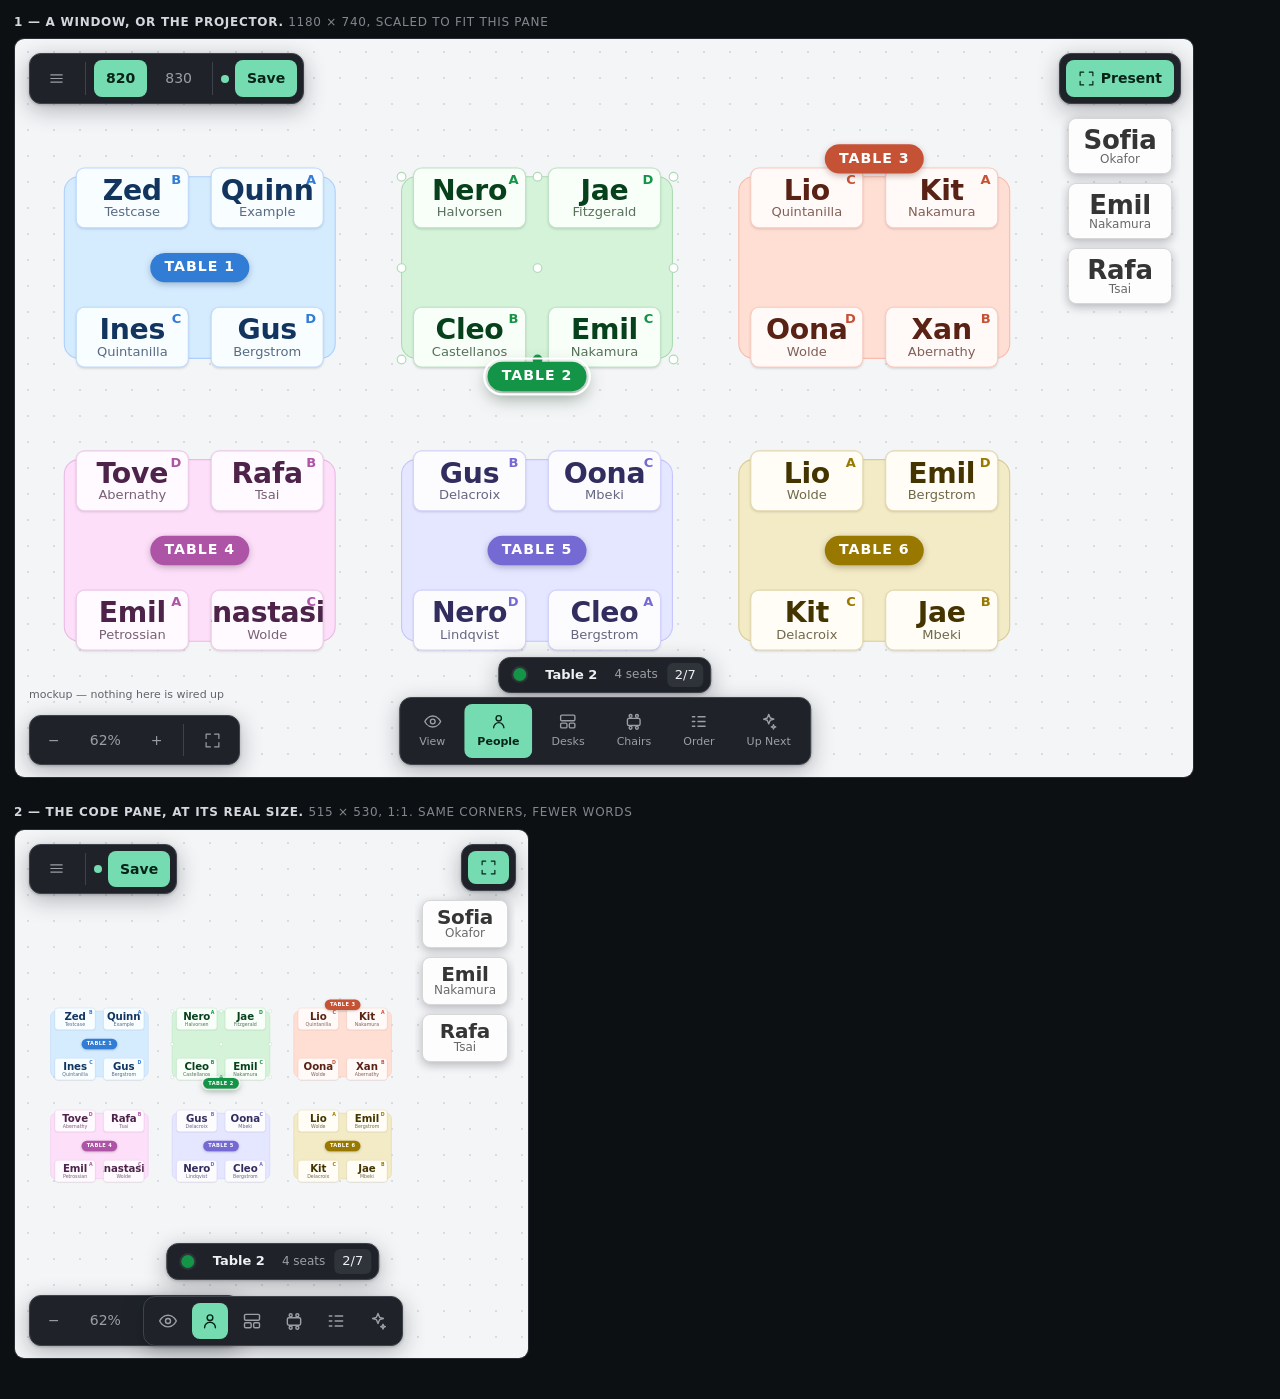
<file: design/seating-shell.html>
<!DOCTYPE html>
<html lang="en">
<head>
<meta charset="utf-8">
<meta name="viewport" content="width=device-width, initial-scale=1">
<title>Seating — proposed shell, v2</title>
<style>
/* ------------------------------------------------------------------
   A mockup, not the app. Nothing is wired up. Spec: 12.12 of
   DESIGN.md.
   ------------------------------------------------------------------ */

:root {
  --paper:      oklch(0.971 0.003 255);
  --paper-dot:  oklch(0.893 0.006 255);

  --chrome:      oklch(0.255 0.012 260);
  --chrome-2:    oklch(0.320 0.013 260);
  --chrome-line: oklch(0.380 0.015 260);
  --chrome-ink:  oklch(0.955 0.004 260);
  --chrome-dim:  oklch(0.700 0.010 260);
  --accent:      oklch(0.820 0.115 165);
  --accent-ink:  oklch(0.230 0.040 165);

  --shadow: 0 6px 22px oklch(0.2 0.02 260 / .30),
            0 1px 3px oklch(0.2 0.02 260 / .22);
  --r: 12px;
}

* { box-sizing: border-box; }
html, body { margin: 0; }
body {
  font: 14px/1.45 system-ui, -apple-system, "Segoe UI", sans-serif;
  background: oklch(0.17 0.008 260);
  color: oklch(0.72 0.01 260);
  padding: 14px;
}
.caption { font-size: 12px; letter-spacing: .06em; text-transform: uppercase;
           margin: 0 0 7px; color: oklch(0.62 0.012 260); }
.caption b { color: oklch(0.88 0.01 260); font-weight: 600; }
.frame { overflow: hidden; border-radius: 10px; margin-bottom: 26px;
         border: 1px solid oklch(0.30 0.012 260); }

/* ---------------------------------------------------------- canvas -- */

.stage {
  position: relative;
  transform-origin: top left;
  background:
    radial-gradient(var(--paper-dot) 1.1px, transparent 1.1px) 0 0 / 26px 26px,
    var(--paper);
}
.room { position: absolute; left: 50%; top: 50%;
        width: 910px; height: 500px; transform-origin: center; }

/* A group owns a hue. Three shades, three jobs -- the table recedes,
   the card lifts off the table, the pill is the one saturated thing.
   `--c` scales the chroma, so an ungrouped student is the same three
   roles at zero: being grey IS the status, and needs no caption. */
.group {
  --c: 1;
  --surface:  oklch(0.935 calc(0.048 * var(--c)) var(--h));
  --edge:     oklch(0.845 calc(0.075 * var(--c)) var(--h));
  --card:     oklch(0.993 calc(0.011 * var(--c)) var(--h));
  --card-edge:oklch(0.880 calc(0.055 * var(--c)) var(--h));
  --solid:    oklch(0.585 calc(0.155 * var(--c)) var(--h));
  --ink:      oklch(0.330 calc(0.085 * var(--c)) var(--h));
  position: absolute;
}
.table { position: absolute; inset: 0; background: var(--surface);
         border: 1.5px solid var(--edge); border-radius: 14px; }

.card {
  position: absolute; width: 104px; height: 56px;
  display: flex; flex-direction: column;
  align-items: center; justify-content: center;
  background: var(--card); border: 1.5px solid var(--card-edge);
  border-radius: 8px; text-align: center; overflow: hidden;
  box-shadow: 0 1px 2px oklch(0.4 0.02 var(--h) / .18);
}
.card b { display: block; font-size: 26px; font-weight: 700; line-height: 1.02;
          color: var(--ink); letter-spacing: -.01em; }
.card s { display: block; font-size: 12px; text-decoration: none;
          color: oklch(0.52 calc(0.045 * var(--c)) var(--h)); line-height: 1.1; }
.card i { position: absolute; top: 2px; right: 6px; font-style: normal;
          font-size: 12px; font-weight: 800; color: var(--solid); }

/* The pill. A different silhouette on purpose: everything else in the
   room is a rounded rectangle, so the one thing that is not reads as a
   label rather than as another object. */
.pill {
  position: absolute; transform: translate(-50%, -50%);
  padding: 4px 13px; border-radius: 999px;
  background: var(--solid); color: white;
  font-size: 13px; font-weight: 700; letter-spacing: .07em;
  text-transform: uppercase; white-space: nowrap;
  box-shadow: 0 2px 6px oklch(0.4 0.06 var(--h) / .35);
}
.pill.held { outline: 2px solid white; outline-offset: 2px;
             box-shadow: 0 6px 16px oklch(0.4 0.06 var(--h) / .5); }

/* The nine anchors, shown because the group is selected. There is no
   picker control: you drag the pill onto one. */
.anchor { position: absolute; width: 9px; height: 9px;
          margin: -4.5px 0 0 -4.5px; border-radius: 50%;
          background: white; border: 1.5px solid var(--edge); }
.anchor.on { background: var(--solid); border-color: var(--solid); }

/* ---------------------------------------------------------- islands -- */

.island {
  position: absolute; z-index: 5;
  display: flex; align-items: center; gap: 6px; padding: 6px;
  background: var(--chrome); border: 1px solid var(--chrome-line);
  border-radius: var(--r); box-shadow: var(--shadow); color: var(--chrome-ink);
}
.island button {
  font: inherit; display: flex; align-items: center; gap: 6px;
  padding: 7px 11px; border: 1px solid transparent; border-radius: 8px;
  background: none; color: var(--chrome-dim); cursor: pointer;
}
.island button:hover { background: var(--chrome-2); color: var(--chrome-ink); }
.island button.on,
.island button.key { background: var(--accent); color: var(--accent-ink);
                     font-weight: 600; }
.island .sep { width: 1px; align-self: stretch;
               background: var(--chrome-line); margin: 2px 2px; }
.island svg { width: 17px; height: 17px; fill: none; stroke: currentColor;
              stroke-width: 1.7; stroke-linecap: round; stroke-linejoin: round; }

.at-tl { top: 14px; left: 14px; }
.at-tr { top: 14px; right: 14px; }
.at-bl { bottom: 14px; left: 14px; }
.at-bc { bottom: 14px; left: 50%; transform: translateX(-50%); }

/* unsaved: a dot, and the word only while it means something. */
.dot { width: 8px; height: 8px; border-radius: 50%; background: var(--accent); }

/* The mode rail. Modes only -- Shuffle is an action and lives in the
   menu, because an action among modes is a category error. */
.rail button { flex-direction: column; gap: 3px; padding: 7px 12px; font-size: 11px; }
.rail svg { width: 19px; height: 19px; }

/* The selection strip: thin, above the rail, with no expanded state.
   A color dot that opens swatches, a label you click to rename, and
   the print position as a fraction. */
.strip {
  bottom: 86px; left: 50%; transform: translateX(-50%);
  padding: 5px 7px; gap: 2px; font-size: 13px;
}
.strip .swatch { width: 17px; height: 17px; border-radius: 50%;
                 background: oklch(0.585 0.155 150); margin: 0 7px 0 5px;
                 border: 2px solid var(--chrome-2); cursor: pointer; }
.strip .name { padding: 3px 8px; border-radius: 6px; cursor: text;
               color: var(--chrome-ink); font-weight: 600; }
.strip .name:hover { background: var(--chrome-2); }
.strip .meta { color: var(--chrome-dim); font-size: 12px; padding: 0 7px; }
.strip .ord { font-variant-numeric: tabular-nums; color: var(--chrome-ink);
              background: var(--chrome-2); border-radius: 6px;
              padding: 3px 8px; cursor: pointer; }

/* The unseated. Same card as a seated student, grey because it has no
   group. The rail has no header and hides itself when it is empty. */
/* No container. An earlier draft gave it a panel and the panel was a
   dark slab across two tables -- the cards are the content, and a box
   round them is a wall for no reason. The well only appears while a
   name is being dragged, which is the one moment somewhere-to-put-a-
   person needs to be a visible target. */
.pen {
  position: absolute; z-index: 5; top: 70px; bottom: 76px; right: 14px;
  display: flex; flex-direction: column; gap: 9px; padding: 8px;
  border: 1px dashed transparent; border-radius: var(--r);
  overflow: auto;
}
.pen.dropping {
  border-color: var(--accent);
  background: oklch(0.255 0.012 260 / .35);
}
.pen .card { position: static; flex: 0 0 auto;
             box-shadow: 0 3px 10px oklch(0.2 0.02 260 / .28); }

.note { position: absolute; left: 14px; bottom: 76px; z-index: 6;
        font-size: 11px; color: oklch(0.50 0.012 260); }

/* ------------------------------------------- the narrow arrangement -- */

/* One breakpoint. The rail drops its words, the sections fold into the
   menu, the pen narrows. Nothing moves to a different corner -- that
   was the fault in v1, where zoom was bottom left when wide and top
   right when narrow. */
.narrow .rail button { padding: 7px 7px; font-size: 0; gap: 0; }
.narrow .rail svg { width: 20px; height: 20px; }
.narrow .foldaway { display: none; }
.narrow .pen { top: 62px; bottom: 132px; padding: 7px; }
.narrow .pen .card { width: 86px; height: 48px; }
.narrow .pen .card b { font-size: 20px; }
/* Still centred, still only as wide as its contents -- the whole point
   of making it thin was that it does not need the width. */
.narrow .strip { bottom: 80px; }
.narrow .note { display: none; }
</style>
</head>
<body>

<p class="caption"><b>1 &mdash; a window, or the projector.</b>
  1180 &times; 740, scaled to fit this pane</p>
<div class="frame" id="wide"></div>

<p class="caption"><b>2 &mdash; the Code pane, at its real size.</b>
  515 &times; 530, 1:1. Same corners, fewer words</p>
<div class="frame" id="narrow"></div>

<template id="t">
<div class="stage">

  <div class="room">
    <div class="group" style="--h:255; left:20px; top:36px; width:250px; height:168px;">
      <div class="table"></div>
      <div class="card" style="left:11px;  top:-8px;">  <i>B</i><b>Zed</b><s>Testcase</s></div>
      <div class="card" style="right:11px; top:-8px;">  <i>A</i><b>Quinn</b><s>Example</s></div>
      <div class="card" style="left:11px;  bottom:-8px;"><i>C</i><b>Ines</b><s>Quintanilla</s></div>
      <div class="card" style="right:11px; bottom:-8px;"><i>D</i><b>Gus</b><s>Bergstrom</s></div>
      <div class="pill" style="left:50%; top:50%;">Table 1</div>
    </div>

    <div class="group" style="--h:150; left:330px; top:36px; width:250px; height:168px;">
      <div class="table"></div>
      <div class="card" style="left:11px;  top:-8px;">  <i>A</i><b>Nero</b><s>Halvorsen</s></div>
      <div class="card" style="right:11px; top:-8px;">  <i>D</i><b>Jae</b><s>Fitzgerald</s></div>
      <div class="card" style="left:11px;  bottom:-8px;"><i>B</i><b>Cleo</b><s>Castellanos</s></div>
      <div class="card" style="right:11px; bottom:-8px;"><i>C</i><b>Emil</b><s>Nakamura</s></div>
      <div class="anchor" style="left:0;    top:0;"></div>
      <div class="anchor" style="left:50%;  top:0;"></div>
      <div class="anchor" style="left:100%; top:0;"></div>
      <div class="anchor" style="left:0;    top:50%;"></div>
      <div class="anchor" style="left:50%;  top:50%;"></div>
      <div class="anchor" style="left:100%; top:50%;"></div>
      <div class="anchor" style="left:0;    top:100%;"></div>
      <div class="anchor on" style="left:50%;  top:100%;"></div>
      <div class="anchor" style="left:100%; top:100%;"></div>
      <div class="pill held" style="left:50%; top:calc(100% + 16px);">Table 2</div>
    </div>

    <div class="group" style="--h:35; left:640px; top:36px; width:250px; height:168px;">
      <div class="table"></div>
      <div class="card" style="left:11px;  top:-8px;">  <i>C</i><b>Lio</b><s>Quintanilla</s></div>
      <div class="card" style="right:11px; top:-8px;">  <i>A</i><b>Kit</b><s>Nakamura</s></div>
      <div class="card" style="left:11px;  bottom:-8px;"><i>D</i><b>Oona</b><s>Wolde</s></div>
      <div class="card" style="right:11px; bottom:-8px;"><i>B</i><b>Xan</b><s>Abernathy</s></div>
      <div class="pill" style="left:50%; top:-16px;">Table 3</div>
    </div>

    <div class="group" style="--h:330; left:20px; top:296px; width:250px; height:168px;">
      <div class="table"></div>
      <div class="card" style="left:11px;  top:-8px;">  <i>D</i><b>Tove</b><s>Abernathy</s></div>
      <div class="card" style="right:11px; top:-8px;">  <i>B</i><b>Rafa</b><s>Tsai</s></div>
      <div class="card" style="left:11px;  bottom:-8px;"><i>A</i><b>Emil</b><s>Petrossian</s></div>
      <div class="card" style="right:11px; bottom:-8px;"><i>C</i><b>Anastasia</b><s>Wolde</s></div>
      <div class="pill" style="left:50%; top:50%;">Table 4</div>
    </div>

    <div class="group" style="--h:285; left:330px; top:296px; width:250px; height:168px;">
      <div class="table"></div>
      <div class="card" style="left:11px;  top:-8px;">  <i>B</i><b>Gus</b><s>Delacroix</s></div>
      <div class="card" style="right:11px; top:-8px;">  <i>C</i><b>Oona</b><s>Mbeki</s></div>
      <div class="card" style="left:11px;  bottom:-8px;"><i>D</i><b>Nero</b><s>Lindqvist</s></div>
      <div class="card" style="right:11px; bottom:-8px;"><i>A</i><b>Cleo</b><s>Bergstrom</s></div>
      <div class="pill" style="left:50%; top:50%;">Table 5</div>
    </div>

    <div class="group" style="--h:95; left:640px; top:296px; width:250px; height:168px;">
      <div class="table"></div>
      <div class="card" style="left:11px;  top:-8px;">  <i>A</i><b>Lio</b><s>Wolde</s></div>
      <div class="card" style="right:11px; top:-8px;">  <i>D</i><b>Emil</b><s>Bergstrom</s></div>
      <div class="card" style="left:11px;  bottom:-8px;"><i>C</i><b>Kit</b><s>Delacroix</s></div>
      <div class="card" style="right:11px; bottom:-8px;"><i>B</i><b>Jae</b><s>Mbeki</s></div>
      <div class="pill" style="left:50%; top:50%;">Table 6</div>
    </div>
  </div>

  <!-- top left: which room, and is it saved -->
  <div class="island at-tl">
    <button title="Paper, what is shown, deal the letters again, write the chart, room size">
      <svg viewBox="0 0 24 24"><path d="M4 7h16M4 12h16M4 17h16"/></svg>
    </button>
    <div class="sep foldaway"></div>
    <button class="on foldaway">820</button>
    <button class="foldaway">830</button>
    <div class="sep"></div>
    <span class="dot" title="unsaved changes"></span>
    <button class="key">Save</button>
  </div>

  <!-- top right: take this somewhere else. Nothing else, ever. -->
  <div class="island at-tr">
    <button class="key" title="The room on the whole screen">
      <svg viewBox="0 0 24 24"><path d="M8 3H3v5M16 3h5v5M8 21H3v-5M16 21h5v-5"/></svg>
      <span class="foldaway">Present</span>
    </button>
  </div>

  <!-- the unseated: same cards, grey because they have no group -->
  <div class="pen">
    <div class="group" style="--h:255; --c:0; position:static">
      <div class="card"><b>Sofia</b><s>Okafor</s></div>
    </div>
    <div class="group" style="--h:255; --c:0; position:static">
      <div class="card"><b>Emil</b><s>Nakamura</s></div>
    </div>
    <div class="group" style="--h:255; --c:0; position:static">
      <div class="card"><b>Rafa</b><s>Tsai</s></div>
    </div>
  </div>

  <!-- bottom left: what am I looking at. Same corner at every width. -->
  <div class="island at-bl">
    <button>&minus;</button>
    <button style="min-width:52px;justify-content:center">62%</button>
    <button>+</button>
    <div class="sep"></div>
    <button title="Fit the room">
      <svg viewBox="0 0 24 24"><path d="M9 3H3v6M15 3h6v6M9 21H3v-6M15 21h6v-6"/></svg>
    </button>
  </div>

  <!-- what is selected: one thin strip, nothing to expand -->
  <div class="island strip">
    <span class="swatch" title="Color"></span>
    <span class="name">Table 2</span>
    <span class="meta">4 seats</span>
    <span class="ord" title="Second of seven to print">2/7</span>
  </div>

  <!-- bottom centre: what am I doing. Modes only. -->
  <div class="island at-bc rail">
    <button title="Nothing moves">
      <svg viewBox="0 0 24 24"><circle cx="12" cy="12" r="3"/><path d="M2 12s3.5-7 10-7 10 7 10 7-3.5 7-10 7-10-7-10-7z"/></svg>
      View
    </button>
    <button class="on" title="Move the people">
      <svg viewBox="0 0 24 24"><circle cx="12" cy="8" r="3.4"/><path d="M5.5 20a6.5 6.5 0 0 1 13 0"/></svg>
      People
    </button>
    <button title="Move the furniture">
      <svg viewBox="0 0 24 24"><rect x="3" y="4" width="18" height="7" rx="1.5"/><rect x="3" y="14" width="8" height="6" rx="1.5"/><rect x="14" y="14" width="7" height="6" rx="1.5"/></svg>
      Desks
    </button>
    <button title="Where the chairs sit on a desk">
      <svg viewBox="0 0 24 24"><rect x="4" y="8" width="16" height="9" rx="2"/><circle cx="8" cy="5" r="1.8"/><circle cx="16" cy="5" r="1.8"/><circle cx="8" cy="20" r="1.8"/><circle cx="16" cy="20" r="1.8"/></svg>
      Chairs
    </button>
    <button title="The order papers are handed out in">
      <svg viewBox="0 0 24 24"><path d="M4 6h3M4 12h3M4 18h3M11 6h9M11 12h9M11 18h9"/></svg>
      Order
    </button>
    <button title="Pick somebody — the room with one chair lit up">
      <svg viewBox="0 0 24 24"><path d="M12 3l1.9 4.6L18.5 9l-4.6 1.4L12 15l-1.9-4.6L5.5 9l4.6-1.4z"/><path d="M18 16l.8 2 2 .8-2 .8-.8 2-.8-2-2-.8 2-.8z"/></svg>
      Up Next
    </button>
  </div>

  <div class="note">mockup &mdash; nothing here is wired up</div>

</div>
</template>

<script>
/* Same markup into both frames: a mockup that drifts from itself
   argues for nothing. */
function board(into, w, h, narrow) {
  const stage = document.getElementById("t").content
                  .cloneNode(true).firstElementChild;
  stage.style.width = w + "px";
  stage.style.height = h + "px";
  if (narrow) stage.classList.add("narrow");

  const box = document.getElementById(into);
  const k = Math.min(1, (document.documentElement.clientWidth - 30) / w);
  stage.style.transform = `scale(${k})`;
  box.style.width = Math.round(w * k) + "px";
  box.style.height = Math.round(h * k) + "px";
  box.appendChild(stage);

  /* Fitted the way the real canvas should fit: to the content, inside
     what the islands leave -- and centred in *that*, not in the whole
     stage, so Fit never parks a table under the unseated rail. */
  const pen = narrow ? 104 : 136;
  const room = stage.querySelector(".room");
  const fit = Math.min((w - pen - 54) / 910, (h - 190) / 500);
  /* Centred in the space the rail leaves, by moving the element rather
     than by adding a translate to the chain -- `scale` sits to the
     right of `translate` in a transform list, so a pixel offset written
     there is applied in already-scaled space and lands in the wrong
     place at every zoom but 100%. `transform-origin: center` then keeps
     the visual centre on the layout centre. */
  room.style.left = Math.round((w - pen) / 2) + "px";
  room.style.top = Math.round(h / 2) + "px";
  room.style.transform = `translate(-50%, -50%) scale(${fit})`;
}
board("wide", 1180, 740, false);
board("narrow", 515, 530, true);
</script>
</body>
</html>
</file>
